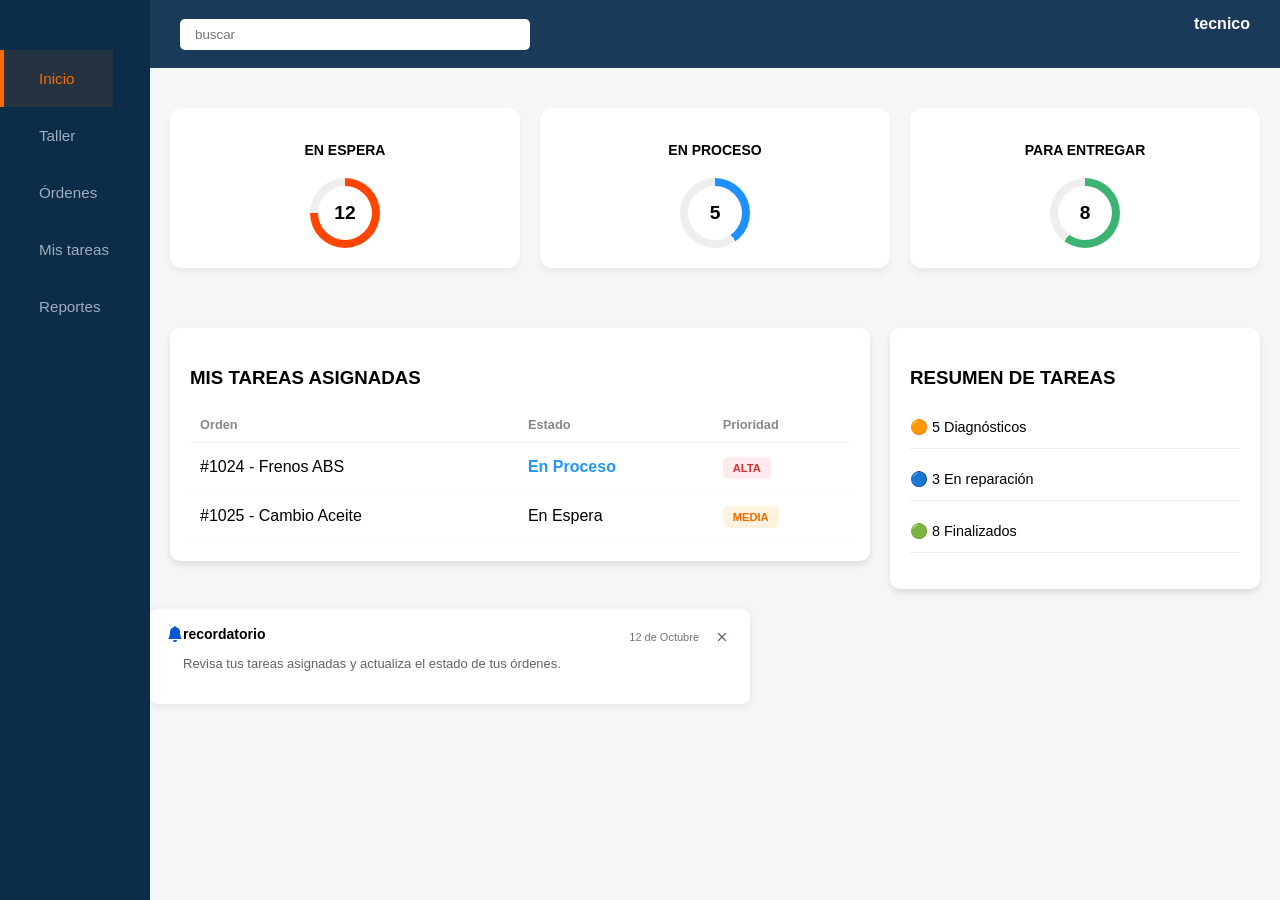
<file: Empleados/DashboardEmpleados.html>
<!DOCTYPE html>
<html lang="en">
<head>
    <link rel="stylesheet" href="https://cdn.jsdelivr.net/npm/bootstrap-icons@1.10.5/font/bootstrap-icons.css">
    <link rel="stylesheet" href="DashboardEmpleados.css">
    <meta charset="UTF-8">
    <meta name="viewport" content="width=device-width, initial-scale=1.0">
    <title>Empleados</title>
</head>
<body>

<!-- Barra Lateral -->
<aside class="sidebar">
    <div class="logo"></div>
    <div class="menu-items">
        <nav>
            <a href="./DashboardEmpleados.html" class="active">
                <i class="fa-solid fa-house"></i> <span>Inicio</span>
            </a>
            <a href="#">
                <i class="fa-solid fa-screwdriver-wrench"></i> <span>Taller</span>
            </a>
            <a href="#">
                <i class="fa-solid fa-clipboard-list"></i> <span>Órdenes</span>
            </a>
            <a href="#">
                <i class="fa-regular fa-circle-check"></i> <span>Mis tareas</span>
            </a>
            <a href="#">
                <i class="fa-solid fa-chart-bar"></i> <span>Reportes</span>
            </a>
        </nav>
    </div>
</aside>
</aside>





<div class="menu-total">
    <!-- Contenido Principal -->
<div class="contenido-principal">
    <header class="barra-busqueda">
        <input type="search" placeholder="buscar"> 
        <div class="perfil-usuario">tecnico</div>
    </header>
</div>

<!-- los 3 indicadores o iconos superiores -->
<section class="indicadores">
    <div class="indicador-1">
        <h3>EN ESPERA</h3>
        <div class="progreso" style="--p: 75; --c: orangered;">12</div>
    </div>
    <div class="indicador-2">
        <h3>EN PROCESO</h3>
        <div class="progreso" style="--p: 40; --c: dodgerblue;">5</div>
    </div>
    <div class="indicador-3">
        <h3>PARA ENTREGAR</h3>
        <div class="progreso" style="--p: 60; --c: mediumseagreen;">8</div>
    </div>
</section>


<!-- tareas asignads y resumen de tareas -->
<div class="tareas-asignadas-resumen">
    <div class="contenedor-tareas">
        <section>
            <h3>MIS TAREAS ASIGNADAS</h3>
            <Table>
                <thead>
                        <tr>
                            <th>Orden</th>
                            <th>Estado</th>
                            <th>Prioridad</th>
                        </tr>
                    </thead>
                    <tbody>
                        <tr>
                            <td>#1024 - Frenos ABS</td>
                            <td><span class="estado proceso">En Proceso</span></td>
                            <td><span class="prioridad alta">ALTA</span></td>
                        </tr>
                        <tr>
                            <td>#1025 - Cambio Aceite</td>
                            <td><span class="estado espera">En Espera</span></td>
                            <td><span class="prioridad media">MEDIA</span></td>
                        </tr>
                    </tbody>
            </Table>
        </section>

        <aside class="resumen">
            <h3>RESUMEN DE TAREAS</h3>
            <ul class="lista-resumen">
                <li style="margin-bottom: 10px;">🟠 5 Diagnósticos</li>
                <li style="margin-bottom: 10px;">🔵 3 En reparación</li>
                <li style="margin-bottom: 10px;">🟢 8 Finalizados</li>
            </ul>
        <!-- lista de estados de la tarea -->

        </aside>
    </div>
    </main>
</div>

    <div class="nortificacion">
        <!--  logo de la campana  -->
    <div class="icono-campana">
        <i id="iconoCampana" class="bi bi-bell-fill"></i>
    </div>

    <div class="contenido">
        <h5 class="titulo">recordatorio</h5>
        <p class="descripcion">Revisa tus tareas asignadas y actualiza el estado de tus órdenes.</p>
    </div>

       <!-- Elementos de la Derecha -->
    <div class="acciones">
      <span class="fecha">12 de Octubre</span>


         <button class="boton-cerrar" aria-label="Cerrar">
        <svg width="14" height="14" viewBox="0 0 24 24" fill="none" stroke="currentColor" stroke-width="2" stroke-linecap="round" stroke-linejoin="round">
          <line x1="18" y1="6" x2="6" y2="18"></line>
          <line x1="6" y1="6" x2="18" y2="18"></line>
        </svg>
         </button>
    </div>

    </div>
</div>
</body>
</html>
</file>
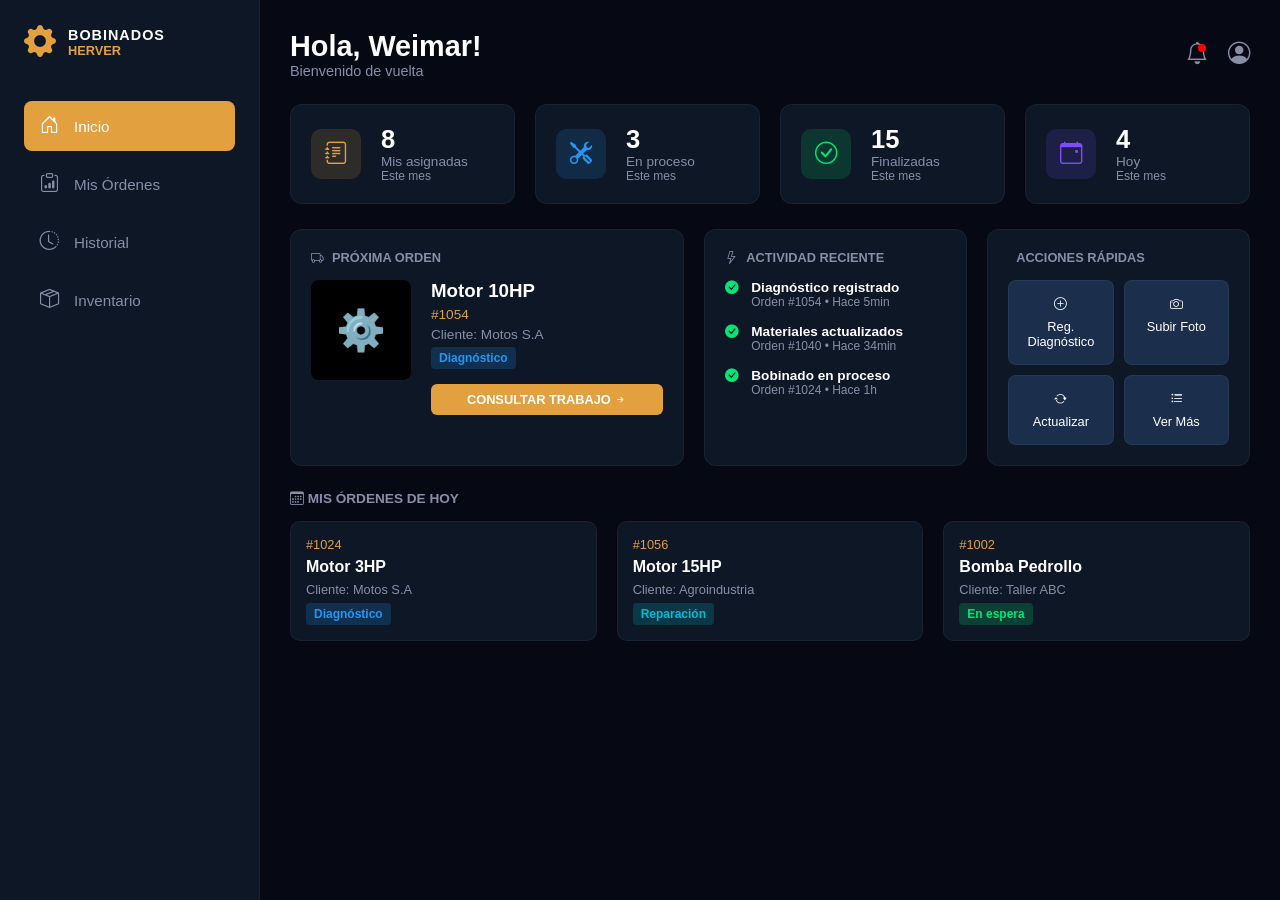
<file: Empleados/index_inicio.html>
<!DOCTYPE html>
<html lang="es">
<head>
    <meta charset="UTF-8">
    <meta name="viewport" content="width=device-width, initial-scale=1.0">
    <title>Bobinados Herver - Panel de Control</title>
    <!-- Bootstrap Icons (No se modifican sus clases internas) -->
    <link rel="stylesheet" href="https://cdn.jsdelivr.net/npm/bootstrap-icons@1.10.5/font/bootstrap-icons.css">
    <link rel="stylesheet" href="style_ordenes_general.css">
</head>
<body>

    <!-- Contenedor General de la Aplicación -->
    <div class="contenedor-aplicacion">

        <!-- BARRA LATERAL -->
        <aside class="barra-lateral">
            <div class="marca">
                <i class="bi bi-gear-fill icono-logo"></i>
                <div class="texto-marca">
                    <span class="titulo-marca">BOBINADOS</span>
                    <span class="sub-marca">HERVER</span>
                </div>
            </div>
            <nav class="elementos-menu">
                <a href="#" class="activo"><i class="bi bi-house-door"></i> <span>Inicio</span></a>
                <a href="ordenes.html"><i class="bi bi-clipboard-data"></i> <span>Mis Órdenes</span></a>
                <a href="#"><i class="bi bi-clock-history"></i> <span>Historial</span></a>
                <a href="#"><i class="bi bi-box-seam"></i> <span>Inventario</span></a>
            </nav>
        </aside>

        <!-- CONTENIDO PRINCIPAL -->
        <main class="contenido-principal">

            <!-- Encabezado de Bienvenida -->
            <header class="encabezado-principal">
                <div class="texto-bienvenida">
                    <h1>Hola, Weimar!</h1>
                    <p>Bienvenido de vuelta</p>
                </div>
                <div class="iconos-encabezado">
                    <div class="icono-notificacion"><i class="bi bi-bell"></i><span class="insignia"></span></div>
                    <div class="avatar-usuario"><i class="bi bi-person-circle"></i></div>
                </div>
            </header>

            <!-- Fila Superior: Tarjetas de Estadísticas -->
            <section class="cuadrilla-estadisticas">
                <div class="tarjeta-estadistica">
                    <div class="icono-estadistica naranja"><i class="bi bi-journal-text"></i></div>
                    <div class="info-estadistica">
                        <span class="numero-estadistica">8</span>
                        <span class="etiqueta-estadistica">Mis asignadas</span>
                        <span class="periodo-estadistica">Este mes</span>
                    </div>
                </div>
                <div class="tarjeta-estadistica">
                    <div class="icono-estadistica azul"><i class="bi bi-tools"></i></div>
                    <div class="info-estadistica">
                        <span class="numero-estadistica">3</span>
                        <span class="etiqueta-estadistica">En proceso</span>
                        <span class="periodo-estadistica">Este mes</span>
                    </div>
                </div>
                <div class="tarjeta-estadistica">
                    <div class="icono-estadistica verde"><i class="bi bi-check-circle"></i></div>
                    <div class="info-estadistica">
                        <span class="numero-estadistica">15</span>
                        <span class="etiqueta-estadistica">Finalizadas</span>
                        <span class="periodo-estadistica">Este mes</span>
                    </div>
                </div>
                <div class="tarjeta-estadistica">
                    <div class="icono-estadistica purpura"><i class="bi bi-calendar-event"></i></div>
                    <div class="info-estadistica">
                        <span class="numero-estadistica">4</span>
                        <span class="etiqueta-estadistica">Hoy</span>
                        <span class="periodo-estadistica">Este mes</span>
                    </div>
                </div>
            </section> 

            <!-- Fila Central: Bloques de Información -->
            <section class="cuadrilla-panel">
                
                <!-- Próxima Orden -->
                <div class="tarjeta proxima-orden">
                    <div class="encabezado-tarjeta"><i class="bi bi-truck"></i> PRÓXIMA ORDEN</div>
                    <div class="vista-previa-orden">
                        <div class="imagen-motor">⚙️</div>
                        <div class="detalles-orden">
                            <h3>Motor 10HP</h3>
                            <p class="id-orden">#1054</p>
                            <span class="etiqueta-cliente">Cliente: Motos S.A</span>
                            <span class="etiqueta-estado azul">Diagnóstico</span>
                            <button class="boton-primario">CONSULTAR TRABAJO <i class="bi bi-arrow-right-short"></i></button>
                        </div>
                    </div>
                </div>

                <!-- Actividad Reciente -->
                <div class="tarjeta actividad-reciente">
                    <div class="encabezado-tarjeta"><i class="bi bi-lightning"></i> ACTIVIDAD RECIENTE</div>
                    <ul class="lista-actividad">
                        <li><i class="bi bi-check-circle-fill icono-verde"></i> <div><strong>Diagnóstico registrado</strong><p>Orden #1054 • Hace 5min</p></div></li>
                        <li><i class="bi bi-check-circle-fill icono-verde"></i> <div><strong>Materiales actualizados</strong><p>Orden #1040 • Hace 34min</p></div></li>
                        <li><i class="bi bi-check-circle-fill icono-verde"></i> <div><strong>Bobinado en proceso</strong><p>Orden #1024 • Hace 1h</p></div></li>
                    </ul>
                </div>

                <!-- Acciones Rápidas -->
                <div class="tarjeta acciones-rapidas">
                    <div class="encabezado-tarjeta"><i class="bi bi-bolt"></i> ACCIONES RÁPIDAS</div>
                    <div class="cuadrilla-acciones">
                        <button class="boton-accion"><i class="bi bi-plus-circle"></i> Reg. Diagnóstico</button>
                        <button class="boton-accion"><i class="bi bi-camera"></i> Subir Foto</button>
                        <button class="boton-accion"><i class="bi bi-arrow-repeat"></i> Actualizar</button>
                        <button class="boton-accion"><i class="bi bi-list-task"></i> Ver Más</button>
                    </div>
                </div>
            </section>

            <!-- Fila Inferior: Órdenes de Hoy -->
            <section class="ordenes-hoy">
                <div class="titulo-seccion"><i class="bi bi-calendar3"></i> MIS ÓRDENES DE HOY</div>
                <div class="ordenes-horizontal">
                    <div class="minitarjeta-orden">
                        <span class="numero-orden">#1024</span>
                        <h4>Motor 3HP</h4>
                        <p>Cliente: Motos S.A</p>
                        <span class="insignia-estado azul">Diagnóstico</span>
                    </div>
                    <div class="minitarjeta-orden">
                        <span class="numero-orden">#1056</span>
                        <h4>Motor 15HP</h4>
                        <p>Cliente: Agroindustria</p>
                        <span class="insignia-estado azul-claro">Reparación</span>
                    </div>
                    <div class="minitarjeta-orden">
                        <span class="numero-orden">#1002</span>
                        <h4>Bomba Pedrollo</h4>
                        <p>Cliente: Taller ABC</p>
                        <span class="insignia-estado verde">En espera</span>
                    </div>
                </div>
            </section>

        </main>
    </div>
    
</body>
</html>
</file>
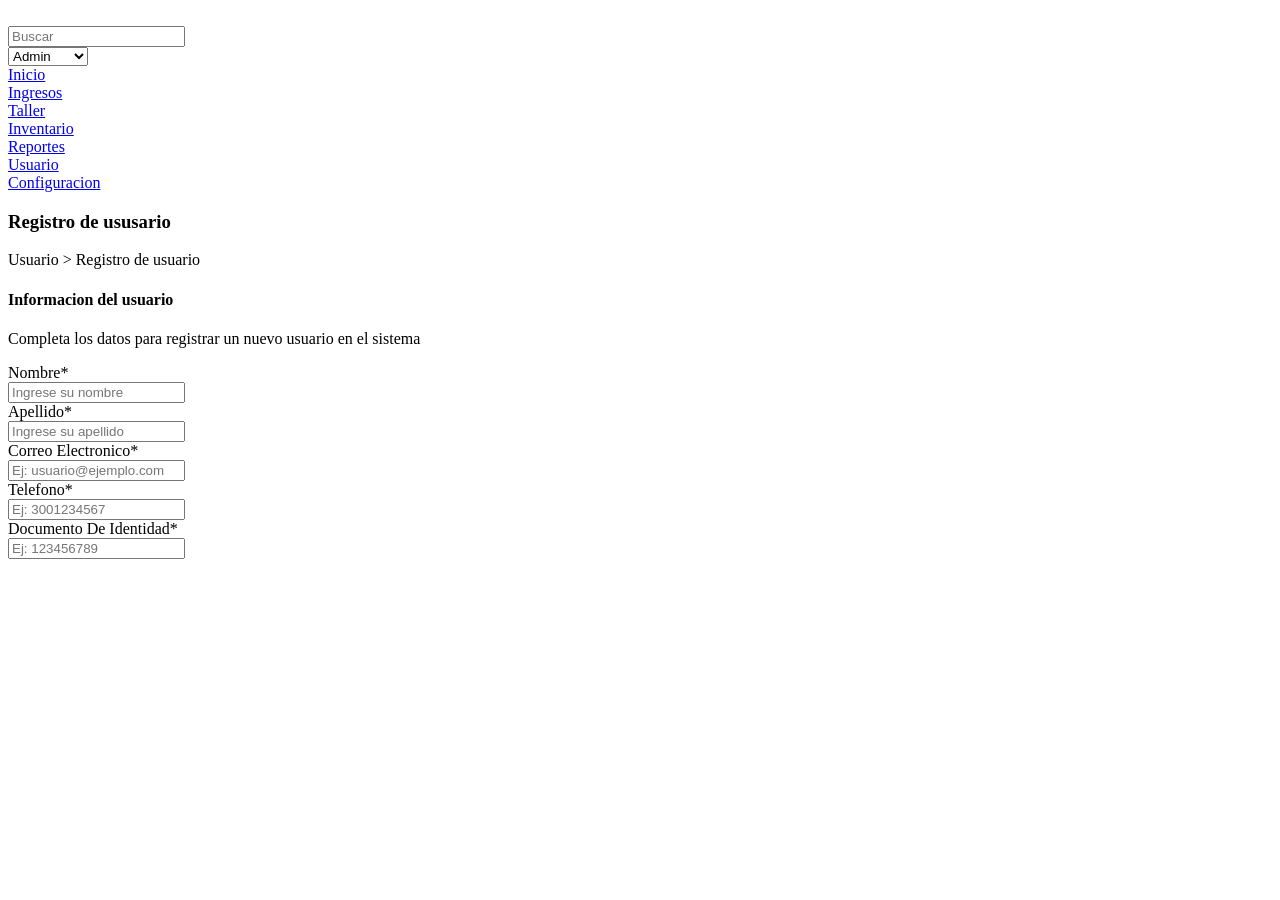
<file: Login/vistaRegistro.html>
<!DOCTYPE html>
<html lang="en">
<head>
    <meta charset="UTF-8">
    <meta name="viewport" content="width=device-width, initial-scale=1.0">
    <title>RREGISTRO</title>
</head>
<body>
    <section id="barra_superior">
       <div class="logo">
           <img>
       </div>
       <div id="barra_busqueda">
        <input type="text" id="input_buqueda" placeholder="Buscar">
        <i></i>
       </div>
       <div id="rol">
        <select name="selector_roles" id="roles">
            <option value="admin">Admin</option>
            <option value="tecnico">Tecnico</option>
            <option value="vendedor">Vendedor</option>
        </select>
       </div>
       <div id="notificaciones">
        <i></i>
       </div>

    </section>
    <section id="zone_sidebar">
        <aside id="sidebar">
            <nav id="inicio">
                <a href="#">Inicio</a>
                <i></i>
            </nav>
            <nav id="ingresos">
                <a href="#">Ingresos</a>
                <i></i>
            </nav>
            <nav id="taller">
                <a href="#">Taller</a>
                <i></i>
            </nav>
            <nav id="inventario">
                <a href="#">Inventario</a>
                <i></i>
            </nav>
            <nav id="reportes">
                <a href="#">Reportes</a>
                <i></i>
            </nav>
            <nav id="usuario">
                <a href="#">Usuario</a>
                <i></i>
            </nav>
            <nav id="configuraion">
                <a href="#">Configuracion</a>
                <i></i>
            </nav>
        </aside>

    </section>
    <section id="zona_registro">
        <div>
            <h3>Registro de ususario</h3>
            <p>Usuario > Registro de usuario</p>
        </div>
        <div id="zona_informacion">
            <i></i>
            <h4>Informacion del usuario</h4>
            <p>Completa los datos para registrar un nuevo usuario en el sistema</p>
            <label>Nombre*</label>
            <div>
                 <input type="text" placeholder="Ingrese su nombre">
            </div>
            <label>Apellido*</label>
            <div>
                <input type="text" placeholder="Ingrese su apellido">
            </div>
            <label>Correo Electronico*</label>
            <div>
                <input type="email" placeholder="Ej: usuario@ejemplo.com">
                <i></i>
            </div>
            <label>Telefono*</label>
            <div>
                <input type="tel" placeholder="Ej: 3001234567">
                <i></i>
            </div>
            <label>Documento De Identidad*</label>
            <div>
                <input type="text" placeholder="Ej: 123456789">
                <i></i>
            </div>
        </div>

    </section>
</body>
</html>
</file>
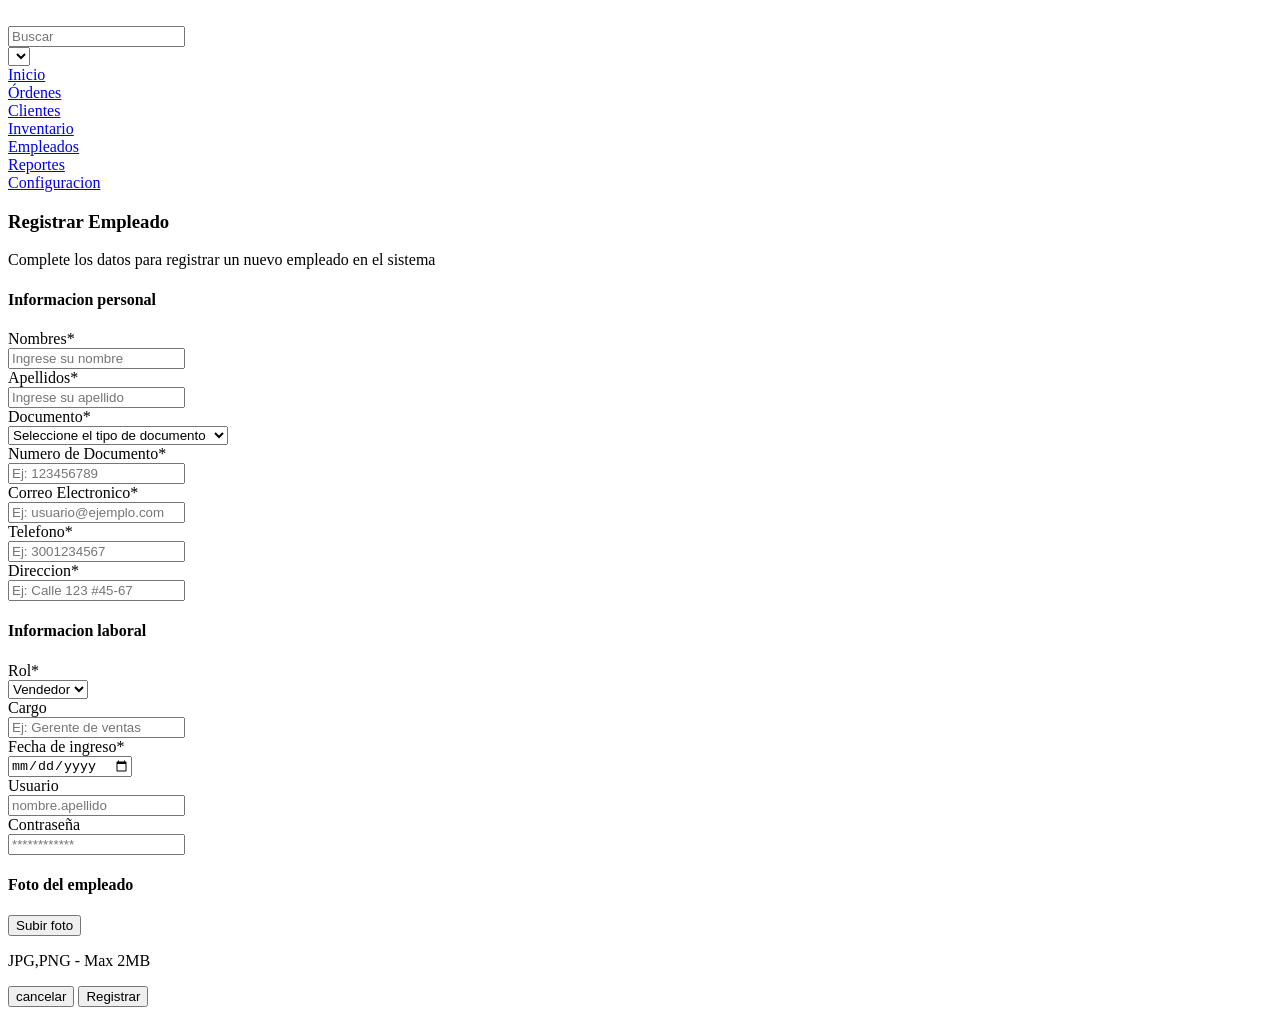
<file: Registro/vistaRegistro.html>
<!DOCTYPE html>
<html lang="en">
<head>
    <meta charset="UTF-8">
    <meta name="viewport" content="width=device-width, initial-scale=1.0">
    <title>Registro</title>
</head>
<body>
    <section id="barra_superior">
       <div class="logo">
           <img>
       </div>
       <div id="barra_busqueda">
        <input type="text" id="input_buqueda" placeholder="Buscar">
        <i></i>
       </div>
       <div id="rol">
        <select name="option_rol">
        </select>
       </div>
       <div id="notificaciones">
        <i></i>
       </div>

    </section>
    <section id="zone_sidebar">
        <aside id="sidebar">
            <nav id="inicio">
                <a href="../Admin/DashboardAdmin.html">Inicio</a>
                <i></i>
            </nav>
            <nav id="ordenes">
                <a href="#">Órdenes</a>
                <i></i>
            </nav>
            <nav id="clientes">
                <a href="#">Clientes</a>
                <i></i>
            </nav>
            <nav id="inventario">
                <a href="#">Inventario</a>
                <i></i>
            </nav>
            <nav id="empleados">
                <a href="../Admin/PanelEmpleados.html">Empleados</a>
                <i></i>
            </nav>
            <nav id="reportes">
                <a href="#">Reportes</a>
                <i></i>
            </nav>
            <nav id="configuracion">
                <a href="#">Configuracion</a>
                <i></i>
            </nav>
        </aside>

    </section>
    <section id="zona_registro">
        <div>
            <h3>Registrar Empleado</h3>
            <p>Complete los datos para registrar un nuevo empleado en el sistema</p>
        </div>
        <div id="Informacion_personal">
            <h4>Informacion personal</h4>
            
            <label>Nombres*</label>
            <div>
                 <input type="text" placeholder="Ingrese su nombre">
            </div>
            <label>Apellidos*</label>
            <div>
                <input type="text" placeholder="Ingrese su apellido">
            </div>
            <label>Documento*</label>
            <div>
                <select name="tipo_documento">
                    <option value="default" disabled selected>Seleccione el tipo de documento</option>
                    <option value="CC">Cedula de ciudadania</option>
                    <option value="CE">Cedula de Extranjeria</option>
                    <option value="Passport">Pasaporte</option>
                    <option value="PPT">Permiso por Proteccion Temporal</option>

                </select>
            </div>
            <label>Numero de Documento*</label>
            <div>
                <input type="text" placeholder="Ej: 123456789">
            </div>
            <label>Correo Electronico*</label>
            <div>
                <input type="email" placeholder="Ej: usuario@ejemplo.com">
                <i></i>
            </div>
            <label>Telefono*</label>
            <div>
                <input type="tel" placeholder="Ej: 3001234567">
                <i></i>
            </div>
            <label>Direccion*</label>
            <div>
                <input type="text" placeholder="Ej: Calle 123 #45-67">
            </div>
            
        </div>
        <div id="Informacion_laboral">
            <h4>Informacion laboral</h4>
            <label>Rol*</label>
            <div>
                <select name="Rol" placeholder="Seleccione el rol del empleado">
                    <option value="Vendedor">Vendedor</option>
                    <option value="Tecnico">Tecnico</option>
                </select>
                    
            </div>
            <label>Cargo</label>
            <div>
                <input type="text" placeholder="Ej: Gerente de ventas">
            </div>
            <label>Fecha de ingreso*</label>
            <div>
                <input type="date">
            </div>
            <label>Usuario</label>
            <div>
                <input type="text" placeholder="nombre.apellido">
            </div>
            <label>Contraseña</label>
            <div>
                <input type="password" placeholder="************">
            </div>
        </div>
        <div id="foto_empleado">
            <h4>Foto del empleado</h4>
            <div>
                <i></i>
                <button>Subir foto</button>
                <p>JPG,PNG - Max 2MB </p>
            </div>
            <div>
                <i></i>
            </div>


        </div>
        <button id="boton_cancelar">cancelar</button>
        <button id="boton_registrar">Registrar</button>

    </section>
    <script>
        //hacer que boton de cancelar redirija a la pagina de panel de empleados
        const cancelButton = document.getElementById('boton_cancelar');
        cancelButton.addEventListener('click', () => {
            window.location.href = '../Admin/PanelEmpleados.html';
        });
    </script>
</body>
</html>
</file>
<file: Empleados/DashboardEmpleados.css>
body {
    margin: 0;
    font-family: Arial, sans-serif;
    display: flex;
    background-color: #f4f7f6;
    height: 100vh;
}

.menu-total {
    flex: 1;
    display: flex;
    flex-direction: column;
    overflow-y: auto; /* Permite scroll vertical si el contenido supera la pantalla */
}

.sidebar {
    width: 150px;
    background-color: #0c2c47;
    color: white;
    display: flex;
    flex-direction: column;
    padding-top: 20px;
}

.logo {
    text-align: center;
    font-weight: bold;
    font-size: 1.2rem;
    margin-bottom: 30px;
}

.menu-items {
    display: flex;
    flex-direction: column;
    gap: 4px;
}

.menu-items a {
    display: flex;
    align-items: center;
    gap: 15px; /* Separación horizontal uniforme entre icono y letras */
    padding: 14px 20px;
    color: #a0aec0; /* Tono apagado para los textos inactivos */
    text-decoration: none;
    font-family: sans-serif;
    font-size: 0.95rem;
    transition: all 0.2s ease;
    border-left: 4px solid transparent; /* Reserva el espacio para evitar saltos visuales */
}

.menu-items a i {
    width: 20px;
    text-align: center;
    font-size: 1.1rem;
}

.menu-items a.active {
    color: #ff6b00; /* Texto e icono color naranja */
    background-color: rgba(255, 107, 0, 0.1); /* Fondo sutil naranja transparente */
    border-left: 4px solid #ff6b00; /* Barra lateral decorativa */
}

/* Efecto cuando tocas con el puntero en pestañas inactivas */
.menu-items a:hover:not(.active) {
    color: #ffffff;
    background-color: rgba(255, 255, 255, 0.05);
}

.sidebar div {
    display: flex;
    flex-direction: column;
    align-items: flex-start;
}

.sidebar a {
    text-decoration: none;
    padding: 20px 0; 
    text-align: left; 
    width: 100%; 
}

.barra-busqueda {
    background-color: #1a3a5a; /* Color oscuro del header en la imagen */
    padding: 15px 30px;
    display: flex;
    justify-content: space-between;
    align-items: center;
    color: white;
}

.barra-busqueda input {
    padding: 8px 15px;
    border-radius: 5px;
    border: none;
    width: 350px;
}


.perfil-usuario {
    display: flex;
    flex-direction: column;
    justify-content: flex-end;
    text-align: right;
    margin-bottom: 20px;
    font-weight: bold;
}



.indicadores {
    display: flex;
    justify-content: space-around;
    margin: 20px 0;
    gap: 20px;
    padding: 20px;
}

.indicador-1, .indicador-2, .indicador-3 {
    flex: 1;
    text-align: center;
    padding: 20px;
    font-family: sans-serif;
    background: white;
    border-radius: 12px;
    box-shadow: 0 4px 6px rgba(0,0,0,0.05); 
}

.indicadores h3 {
    font-size: 14px;
    margin-bottom: 20px;
}


.progreso {
    --w: 70px;
    width: var(--w);
    height: var(--w);
    margin: 0 auto;
    border-radius: 50%;
    display: grid;
    place-content: center;
    font-weight: bold;
    font-size: 1.2rem;

    /* esto es para crear el progreso */
    background: conic-gradient(var(--c) calc(var(--p) * 1%), #eee 0);

    /* para dar forma de dona */
    position: relative;
    isolation: isolate;
}

.progreso::before {
    content: "";
    position: absolute;
    
    /* el grosor de la barra de progreso */
    inset: 8px; 

    /* Color del centro */
    background: white; 
    border-radius: 50%;

    /* Se pone detrás del número */
    z-index: -1; 
}


.contenedor-tareas {
    display: flex;
    flex-direction: row;
    gap: 20px;
    padding: 20px;
    align-items: flex-start;
}

.contenedor-tareas section {
    flex: 2; 
    flex-direction: row;
    background: white;
    padding: 20px;
    border-radius: 10px;
    box-shadow: 0 4px 6px rgba(0,0,0,0.1);
}

.resumen {
    flex: 1;
    background: white;
    padding: 20px;
    border-radius: 10px;
    box-shadow: 0 4px 6px rgba(0,0,0,0.1);
}

table {
    width: 100%;
    border-collapse: collapse;
    margin-top: 15px;
}

th {
    text-align: left;
    color: #888;
    font-size: 0.8rem;
    padding: 10px;
    border-bottom: 1px solid #eee;
}

td {
    padding: 15px 10px;
    border-bottom: 1px solid #f9f9f9;
}

/* --- ETIQUETAS --- */
.prioridad {
    padding: 5px 10px;
    border-radius: 5px;
    font-size: 0.7rem;
    font-weight: bold;
}
.alta { background: #ffebee; color: #d32f2f; }
.media { background: #fff3e0; color: #ef6c00; }
.estado.proceso { color: #2196f3; font-weight: bold; }

.lista-resumen {
    list-style: none;
    padding: 0;
}
.lista-resumen li {
    padding: 12px 0;
    border-bottom: 1px solid #eee;
    display: flex;
    justify-content: space-between;
    font-size: 0.9rem;
}


/*contenedor de la nortificacion*/

.nortificacion{
    display: flex;
    align-items: flex-start;
    background-color: #ffffff;
    border-radius: 8px;
    box-shadow: 0 2px 8px rgba(0,0,0,0.08);
    padding: 17px;
    width: 100%;
    max-width: 600px;
    box-sizing: border-box;
    position: relative;  
}

/*contenedor de la nortificacion*/

.icono-contenedor{
    background-color: #e8f0fe;
    border-radius: 8px;
    display: flex;
    align-items: center;
    justify-content: center;
    width: 40px;
    height: 40px;
    margin-right: 16px;
    flex-shrink: 0;
}

#iconoCampana{
    width: 20px;
    height: 20px;
    color: #0b57d0;
}

.contenido {
    flex-grow: 1;
    padding-right: 80px;
}

.titulo{
    font-size: 14px;
    font-weight: 600;
    color: black;
    margin: 0 0 4px 0;
}

.descripcion{
    font-size: 13px;
    color: #5f6368;
    line-height: 1.4;
}

.acciones {
    position: absolute;
    top: 17px;
    right: 17px;
    display: flex;
    align-items: center;
    gap: 12px;
}

.fecha {
    font-size: 11px;
    color: #70757a;
}

/*boton de cerrar (x)*/
.boton-cerrar{
    background: none;
    border: none;
    cursor: pointer;
    padding: 4px;
    display: flex;
    align-items: center;
    justify-content: center;
    border-radius: 50%;
    color: #5f6368;
}

.boton-cerrar:hover {
    background-color: red;
}
</file>
<file: Empleados/style_ordenes_general.css>
/* --- Variables de Color (Tema Oscuro de la Imagen) --- */
:root {
    --bg-main: #060814;
    --bg-sidebar: #0e1726;
    --bg-card: #1b2e4b;
    --text-main: #ffffff;
    --text-muted: #888ea8;
    --orange: #e2a03f;
    --blue: #2196f3;
    --green: #00e676;
    --purple: #7c4dff;
}

* {
    margin: 0;
    padding: 0;
    box-sizing: border-box;
    font-family: 'Segoe UI', Tahoma, Geneva, Verdana, sans-serif;
}

body {
    background-color: var(--bg-main);
    color: var(--text-main);
    height: 100vh;
    overflow: hidden;
}

/* --- Contenedor Base --- */
.contenedor-aplicacion {
    display: flex;
    width: 100vw;
    height: 100vh;
}

/* --- Barra Lateral --- */
.barra-lateral {
    width: 260px;
    background-color: var(--bg-sidebar);
    padding: 24px;
    display: flex;
    flex-direction: column;
    gap: 40px;
    border-right: 1px solid rgba(255,255,255,0.05);
}

.marca {
    display: flex;
    align-items: center;
    gap: 12px;
}

.icono-logo {
    font-size: 2rem;
    color: var(--orange);
}

.texto-marca {
    display: flex;
    flex-direction: column;
}

.titulo-marca {
    font-weight: 800;
    font-size: 0.9rem;
    letter-spacing: 1px;
}

.sub-marca {
    font-size: 0.8rem;
    color: var(--orange);
    font-weight: bold;
}

.elementos-menu {
    display: flex;
    flex-direction: column;
    gap: 8px;
}

.elementos-menu a {
    display: flex;
    align-items: center;
    gap: 15px;
    padding: 14px 16px;
    color: var(--text-muted);
    text-decoration: none;
    font-size: 0.95rem;
    border-radius: 8px;
    transition: all 0.3s ease;
}

.elementos-menu a i {
    font-size: 1.2rem;
}

.elementos-menu a.activo, .elementos-menu a:hover {
    color: var(--text-main);
    background-color: var(--orange);
}

/* --- Área de Contenido Principal --- */
.contenido-principal {
    flex: 1;
    padding: 30px;
    overflow-y: auto;
    display: flex;
    flex-direction: column;
    gap: 25px;
}

/* Encabezado */
.encabezado-principal {
    display: flex;
    justify-content: space-between;
    align-items: center;
}

.texto-bienvenida h1 {
    font-size: 1.8rem;
    font-weight: 600;
}

.texto-bienvenida p {
    color: var(--text-muted);
    font-size: 0.9rem;
}

.iconos-encabezado {
    display: flex;
    align-items: center;
    gap: 20px;
    font-size: 1.4rem;
    color: var(--text-muted);
}

.icono-notificacion {
    position: relative;
    cursor: pointer;
}

.insignia {
    position: absolute;
    top: 2px;
    right: 2px;
    width: 8px;
    height: 8px;
    background-color: red;
    border-radius: 50%;
}

/* Cuadrícula de Estadísticas Superiores */
.cuadrilla-estadisticas {
    display: grid;
    grid-template-columns: repeat(4, 1fr);
    gap: 20px;
}

.tarjeta-estadistica {
    background-color: var(--bg-sidebar);
    border: 1px solid rgba(255,255,255,0.05);
    border-radius: 12px;
    padding: 20px;
    display: flex;
    align-items: center;
    gap: 20px;
}

.icono-estadistica {
    width: 50px;
    height: 50px;
    border-radius: 10px;
    display: flex;
    justify-content: center;
    align-items: center;
    font-size: 1.4rem;
}

.icono-estadistica.naranja { background: rgba(226, 160, 63, 0.15); color: var(--orange); }
.icono-estadistica.azul { background: rgba(33, 150, 243, 0.15); color: var(--blue); }
.icono-estadistica.verde { background: rgba(0, 230, 118, 0.15); color: var(--green); }
.icono-estadistica.purpura { background: rgba(124, 77, 255, 0.15); color: var(--purple); }

.info-estadistica {
    display: flex;
    flex-direction: column;
}

.numero-estadistica {
    font-size: 1.6rem;
    font-weight: bold;
}

.etiqueta-estadistica {
    font-size: 0.85rem;
    color: var(--text-muted);
}

.periodo-estadistica {
    font-size: 0.75rem;
    color: var(--text-muted);
}

/* Cuadrícula de Secciones Centrales */
.cuadrilla-panel {
    display: grid;
    grid-template-columns: 1.5fr 1fr 1fr;
    gap: 20px;
}

.tarjeta {
    background-color: var(--bg-sidebar);
    border: 1px solid rgba(255,255,255,0.05);
    border-radius: 12px;
    padding: 20px;
}

.encabezado-tarjeta {
    font-size: 0.8rem;
    font-weight: bold;
    color: var(--text-muted);
    margin-bottom: 15px;
    display: flex;
    align-items: center;
    gap: 8px;
}

/* Próxima Orden */
.vista-previa-orden {
    display: flex;
    gap: 20px;
}

.imagen-motor {
    width: 100px;
    height: 100px;
    background: #000;
    border-radius: 8px;
    display: flex;
    justify-content: center;
    align-items: center;
    font-size: 2.5rem;
}

.detalles-orden {
    display: flex;
    flex-direction: column;
    gap: 5px;
    flex: 1;
}

.id-orden {
    color: var(--orange);
    font-size: 0.85rem;
}

.etiqueta-cliente {
    font-size: 0.85rem;
    color: var(--text-muted);
}

.insignia-estado, .etiqueta-estado {
    padding: 4px 8px;
    border-radius: 4px;
    font-size: 0.75rem;
    width: fit-content;
    font-weight: bold;
}

.insignia-estado.azul, .etiqueta-estado.azul { background: rgba(33, 150, 243, 0.2); color: var(--blue); }
.insignia-estado.azul-claro { background: rgba(0, 188, 212, 0.2); color: #00bcd4; }
.insignia-estado.verde { background: rgba(0, 230, 118, 0.2); color: var(--green); }

.boton-primario {
    margin-top: 10px;
    background-color: var(--orange);
    color: white;
    border: none;
    padding: 8px 12px;
    border-radius: 6px;
    font-weight: bold;
    cursor: pointer;
    font-size: 0.8rem;
}

/* Actividad Reciente */
.lista-actividad {
    list-style: none;
    display: flex;
    flex-direction: column;
    gap: 15px;
}

.lista-actividad li {
    display: flex;
    gap: 12px;
    font-size: 0.85rem;
}

.lista-actividad p {
    color: var(--text-muted);
    font-size: 0.75rem;
}

.icono-verde { color: var(--green); }

/* Acciones Rápidas */
.cuadrilla-acciones {
    display: grid;
    grid-template-columns: 1fr 1fr;
    gap: 10px;
}

.boton-accion {
    background-color: var(--bg-card);
    border: 1px solid rgba(255,255,255,0.05);
    color: var(--text-main);
    padding: 15px;
    border-radius: 8px;
    cursor: pointer;
    display: flex;
    flex-direction: column;
    align-items: center;
    gap: 8px;
    font-size: 0.8rem;
}

/* Órdenes de Hoy Inferiores */
.ordenes-hoy {
    display: flex;
    flex-direction: column;
    gap: 15px;
}

.titulo-seccion {
    font-size: 0.85rem;
    font-weight: bold;
    color: var(--text-muted);
}

.ordenes-horizontal {
    display: flex;
    gap: 20px;
}

.minitarjeta-orden {
    background-color: var(--bg-sidebar);
    border: 1px solid rgba(255,255,255,0.05);
    padding: 15px;
    border-radius: 10px;
    flex: 1;
    display: flex;
    flex-direction: column;
    gap: 6px;
}

.numero-orden {
    color: var(--orange);
    font-size: 0.8rem;
}

.minitarjeta-orden h4 {
    font-size: 1rem;
}

.minitarjeta-orden p {
    font-size: 0.8rem;
    color: var(--text-muted);
}
</file>
